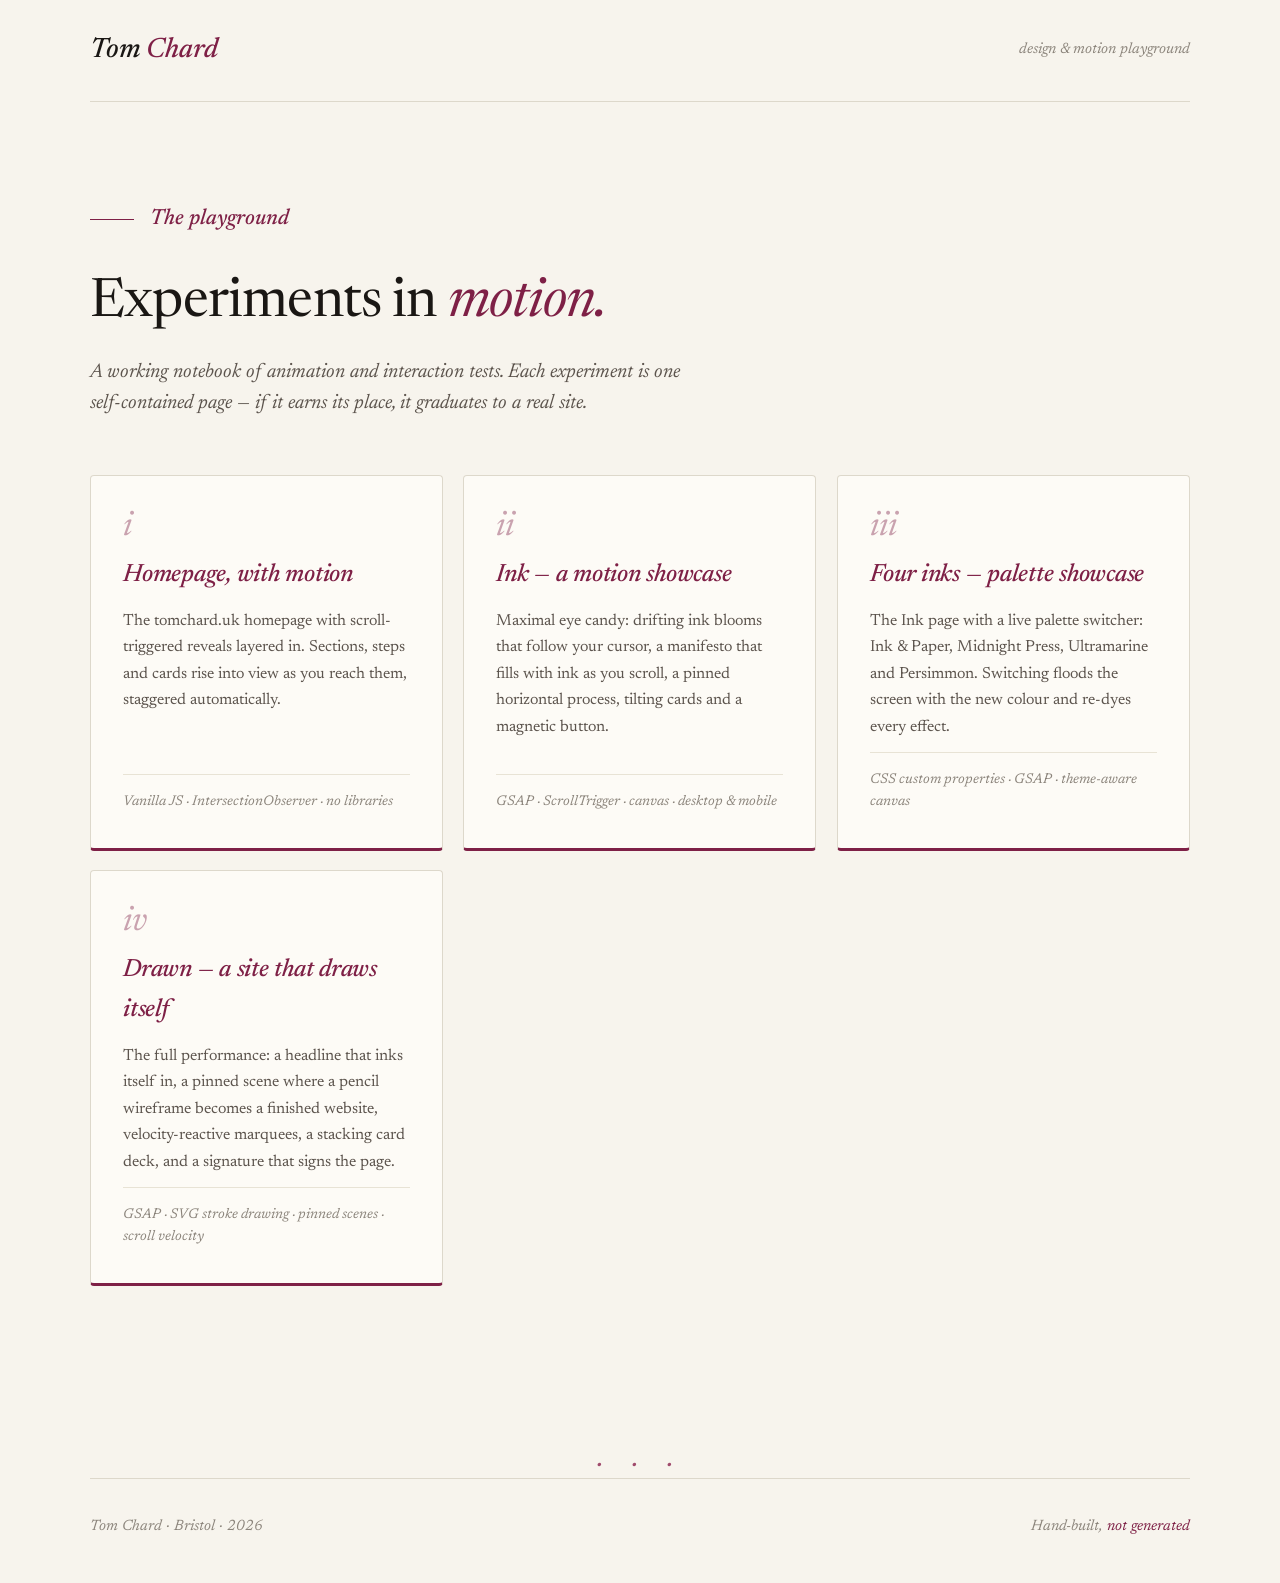
<file: index.html>
<!DOCTYPE html>
<html lang="en-GB">
<head>
<meta charset="UTF-8">
<meta name="viewport" content="width=device-width, initial-scale=1.0">
<title>Playground — Tom Chard</title>
<link rel="preconnect" href="https://fonts.googleapis.com">
<link rel="preconnect" href="https://fonts.gstatic.com" crossorigin>
<link href="https://fonts.googleapis.com/css2?family=Newsreader:ital,opsz,wght@0,6..72,300;0,6..72,400;0,6..72,500;0,6..72,600;1,6..72,300;1,6..72,400;1,6..72,500;1,6..72,600&display=swap" rel="stylesheet">
<link rel="stylesheet" href="css/main.css">
<link rel="stylesheet" href="css/animations.css">
</head>
<body>

<div class="wrap">

<header class="topbar">
  <a href="index.html" class="mast-name">Tom <em>Chard</em></a>
  <span class="mast-tag">design &amp; motion playground</span>
</header>

<section>
  <div class="section-head">
    <div class="eyebrow reveal-load d1">The playground</div>
    <h1 class="reveal-load d2">Experiments in <em>motion.</em></h1>
    <p class="lede reveal-load d3">A working notebook of animation and interaction tests. Each experiment is one self-contained page — if it earns its place, it graduates to a real site.</p>
  </div>

  <div class="experiment-grid">
    <a class="experiment reveal-scroll" href="experiments/scroll-reveal.html">
      <div class="experiment-num">i</div>
      <h3>Homepage, with motion</h3>
      <p>The tomchard.uk homepage with scroll-triggered reveals layered in. Sections, steps and cards rise into view as you reach them, staggered automatically.</p>
      <div class="tech">Vanilla JS · IntersectionObserver · no libraries</div>
    </a>
    <a class="experiment reveal-scroll" href="experiments/showcase.html">
      <div class="experiment-num">ii</div>
      <h3>Ink — a motion showcase</h3>
      <p>Maximal eye candy: drifting ink blooms that follow your cursor, a manifesto that fills with ink as you scroll, a pinned horizontal process, tilting cards and a magnetic button.</p>
      <div class="tech">GSAP &middot; ScrollTrigger &middot; canvas &middot; desktop &amp; mobile</div>
    </a>
    <a class="experiment reveal-scroll" href="experiments/palettes.html">
      <div class="experiment-num">iii</div>
      <h3>Four inks &mdash; palette showcase</h3>
      <p>The Ink page with a live palette switcher: Ink &amp; Paper, Midnight Press, Ultramarine and Persimmon. Switching floods the screen with the new colour and re-dyes every effect.</p>
      <div class="tech">CSS custom properties &middot; GSAP &middot; theme-aware canvas</div>
    </a>
    <a class="experiment reveal-scroll" href="experiments/drawn.html">
      <div class="experiment-num">iv</div>
      <h3>Drawn &mdash; a site that draws itself</h3>
      <p>The full performance: a headline that inks itself in, a pinned scene where a pencil wireframe becomes a finished website, velocity-reactive marquees, a stacking card deck, and a signature that signs the page.</p>
      <div class="tech">GSAP &middot; SVG stroke drawing &middot; pinned scenes &middot; scroll velocity</div>
    </a>
    <!-- Next experiment goes here. Copy the card above,
         point it at a new file in /experiments, and commit. -->
  </div>
</section>

<div class="ornament">· · ·</div>

<footer>
  <div>Tom Chard · Bristol · 2026</div>
  <div>Hand-built, <em>not generated</em></div>
</footer>

</div>

<script src="js/main.js" defer></script>
</body>
</html>
</file>
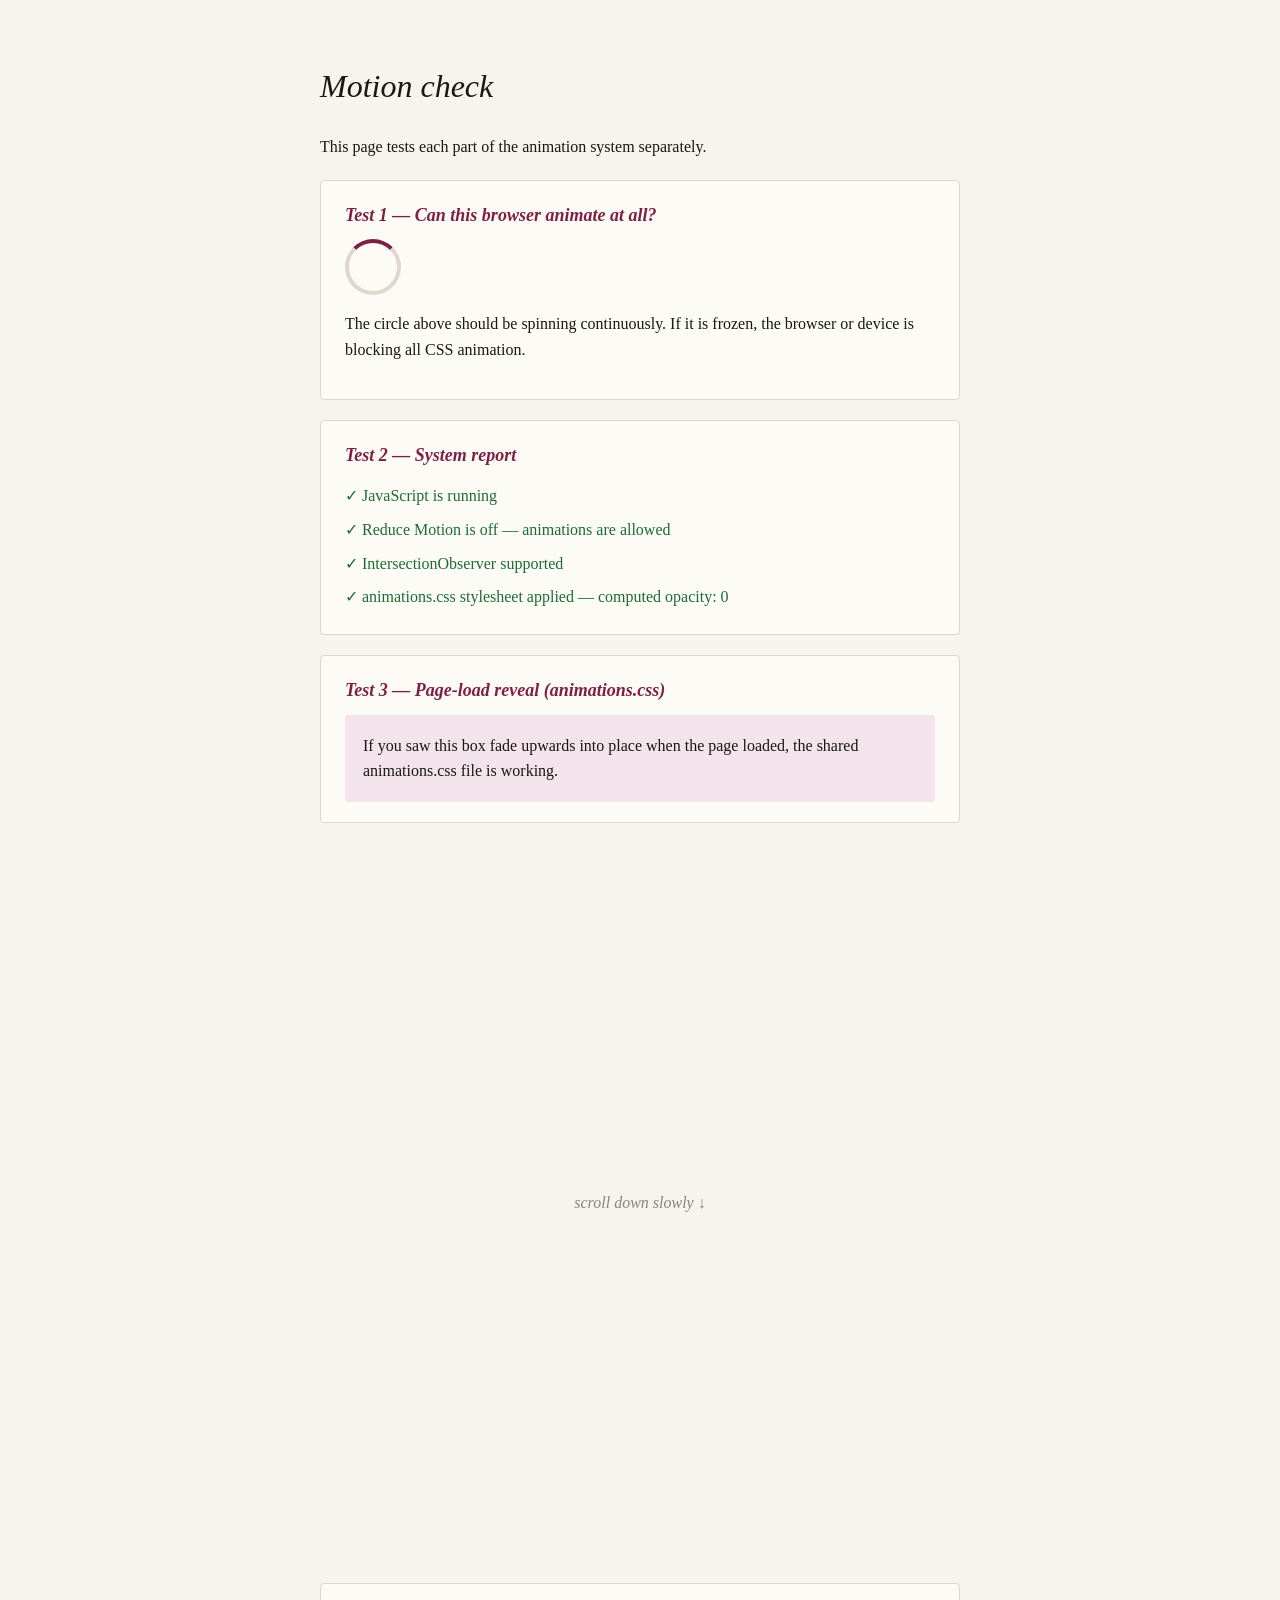
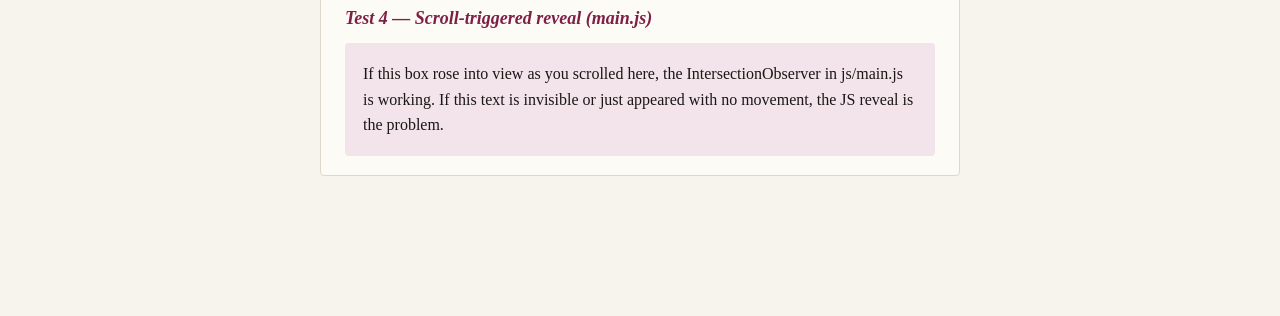
<file: experiments/motion-check.html>
<!DOCTYPE html>
<html lang="en-GB">
<head>
<meta charset="UTF-8">
<meta name="viewport" content="width=device-width, initial-scale=1.0">
<title>Motion check</title>
<link rel="stylesheet" href="../css/animations.css">
<style>
  body {
    font-family: Georgia, serif;
    background: #F7F4ED;
    color: #1A1714;
    max-width: 640px;
    margin: 0 auto;
    padding: 40px 24px 120px;
    line-height: 1.6;
  }
  h1 { font-style: italic; font-weight: 500; }
  .panel {
    background: #FDFBF6;
    border: 1px solid #DDD8CB;
    border-radius: 4px;
    padding: 20px 24px;
    margin: 20px 0;
  }
  .panel h2 { font-size: 18px; font-style: italic; margin: 0 0 10px; color: #7E2046; }
  #report div { padding: 4px 0; font-size: 16px; }
  .ok   { color: #1d6b35; }
  .bad  { color: #a01818; }

  /* Test 1: pure CSS, always-on, ignores everything */
  .spinner {
    width: 48px; height: 48px;
    border-radius: 50%;
    border: 4px solid #DDD8CB;
    border-top-color: #7E2046;
    animation: spin 1s linear infinite;
    margin: 10px 0;
  }
  @keyframes spin { to { transform: rotate(360deg); } }

  .box {
    width: 100%;
    padding: 18px;
    background: #F2E4EA;
    border-radius: 4px;
    font-size: 16px;
    box-sizing: border-box;
  }
  .spacer {
    height: 80vh;
    display: flex;
    align-items: center;
    justify-content: center;
    color: #8B847B;
    font-style: italic;
  }
</style>
</head>
<body>

<h1>Motion check</h1>
<p>This page tests each part of the animation system separately.</p>

<div class="panel">
  <h2>Test 1 — Can this browser animate at all?</h2>
  <div class="spinner"></div>
  <p>The circle above should be spinning continuously. If it is frozen,
  the browser or device is blocking all CSS animation.</p>
</div>

<div class="panel">
  <h2>Test 2 — System report</h2>
  <div id="report"><div class="bad">JavaScript is NOT running — js/main.js
  and the scroll reveals cannot work.</div></div>
</div>

<div class="panel">
  <h2>Test 3 — Page-load reveal (animations.css)</h2>
  <div class="box reveal-load">If you saw this box fade upwards into place
  when the page loaded, the shared animations.css file is working.</div>
</div>

<div class="spacer">scroll down slowly &darr;</div>

<div class="panel">
  <h2>Test 4 — Scroll-triggered reveal (main.js)</h2>
  <div class="box reveal-scroll">If this box rose into view as you scrolled
  here, the IntersectionObserver in js/main.js is working. If this text is
  invisible or just appeared with no movement, the JS reveal is the problem.</div>
</div>

<script src="../js/main.js" defer></script>
<script>
(function () {
  var report = document.getElementById('report');
  var lines = [];

  function add(label, good, detail) {
    lines.push('<div class="' + (good ? 'ok' : 'bad') + '">' +
      (good ? '&#10003; ' : '&#10007; ') + label +
      (detail ? ' — ' + detail : '') + '</div>');
  }

  add('JavaScript is running', true);

  var rm = window.matchMedia('(prefers-reduced-motion: reduce)').matches;
  add('Reduce Motion is ' + (rm ? 'ON' : 'off'), !rm,
      rm ? 'this device is telling websites to switch animations OFF'
         : 'animations are allowed');

  add('IntersectionObserver supported', 'IntersectionObserver' in window);

  // Check animations.css actually loaded by reading a known style
  var probe = document.createElement('div');
  probe.className = 'reveal-scroll';
  probe.style.position = 'absolute';
  document.body.appendChild(probe);
  var opacity = getComputedStyle(probe).opacity;
  // Before JS reveals it, .reveal-scroll should compute to opacity 0
  add('animations.css stylesheet applied', opacity === '0' || probe.classList.contains('is-visible'),
      'computed opacity: ' + opacity);
  probe.remove();

  report.innerHTML = lines.join('');
})();
</script>

</body>
</html>
</file>
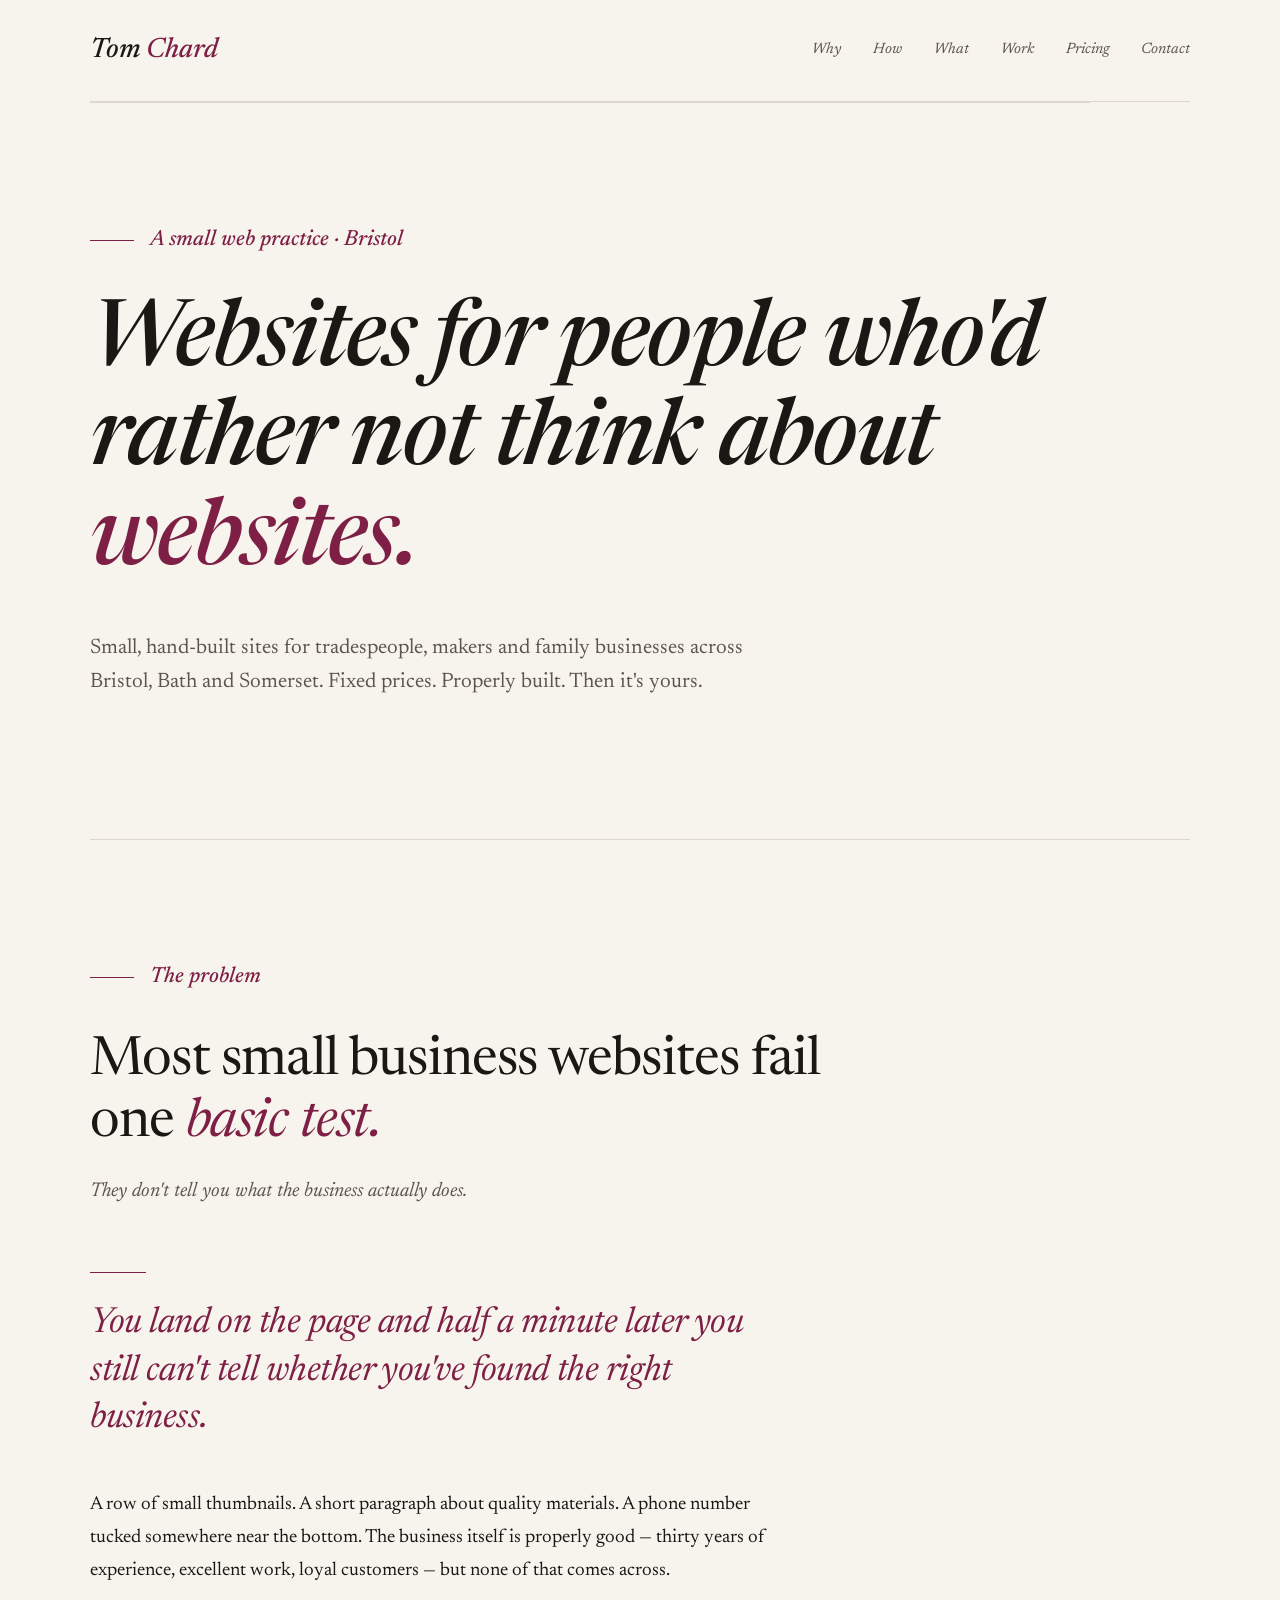
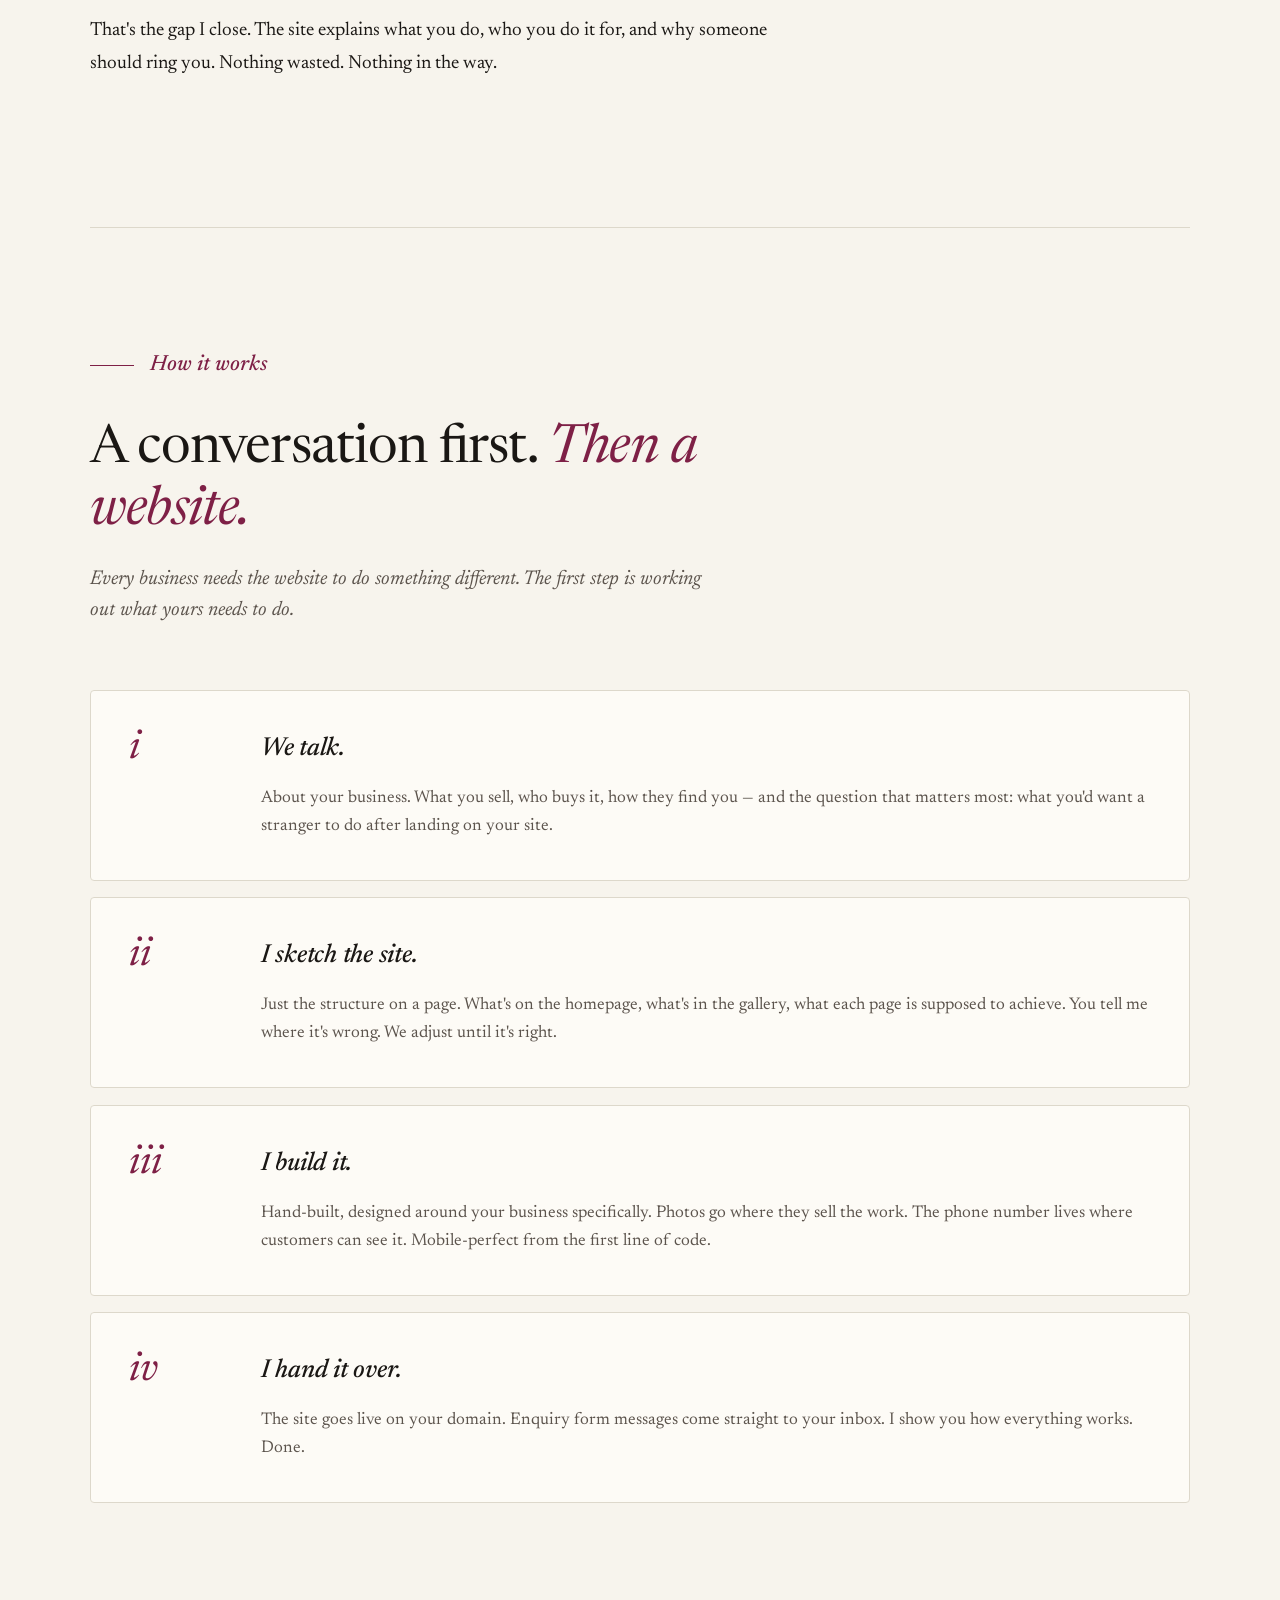
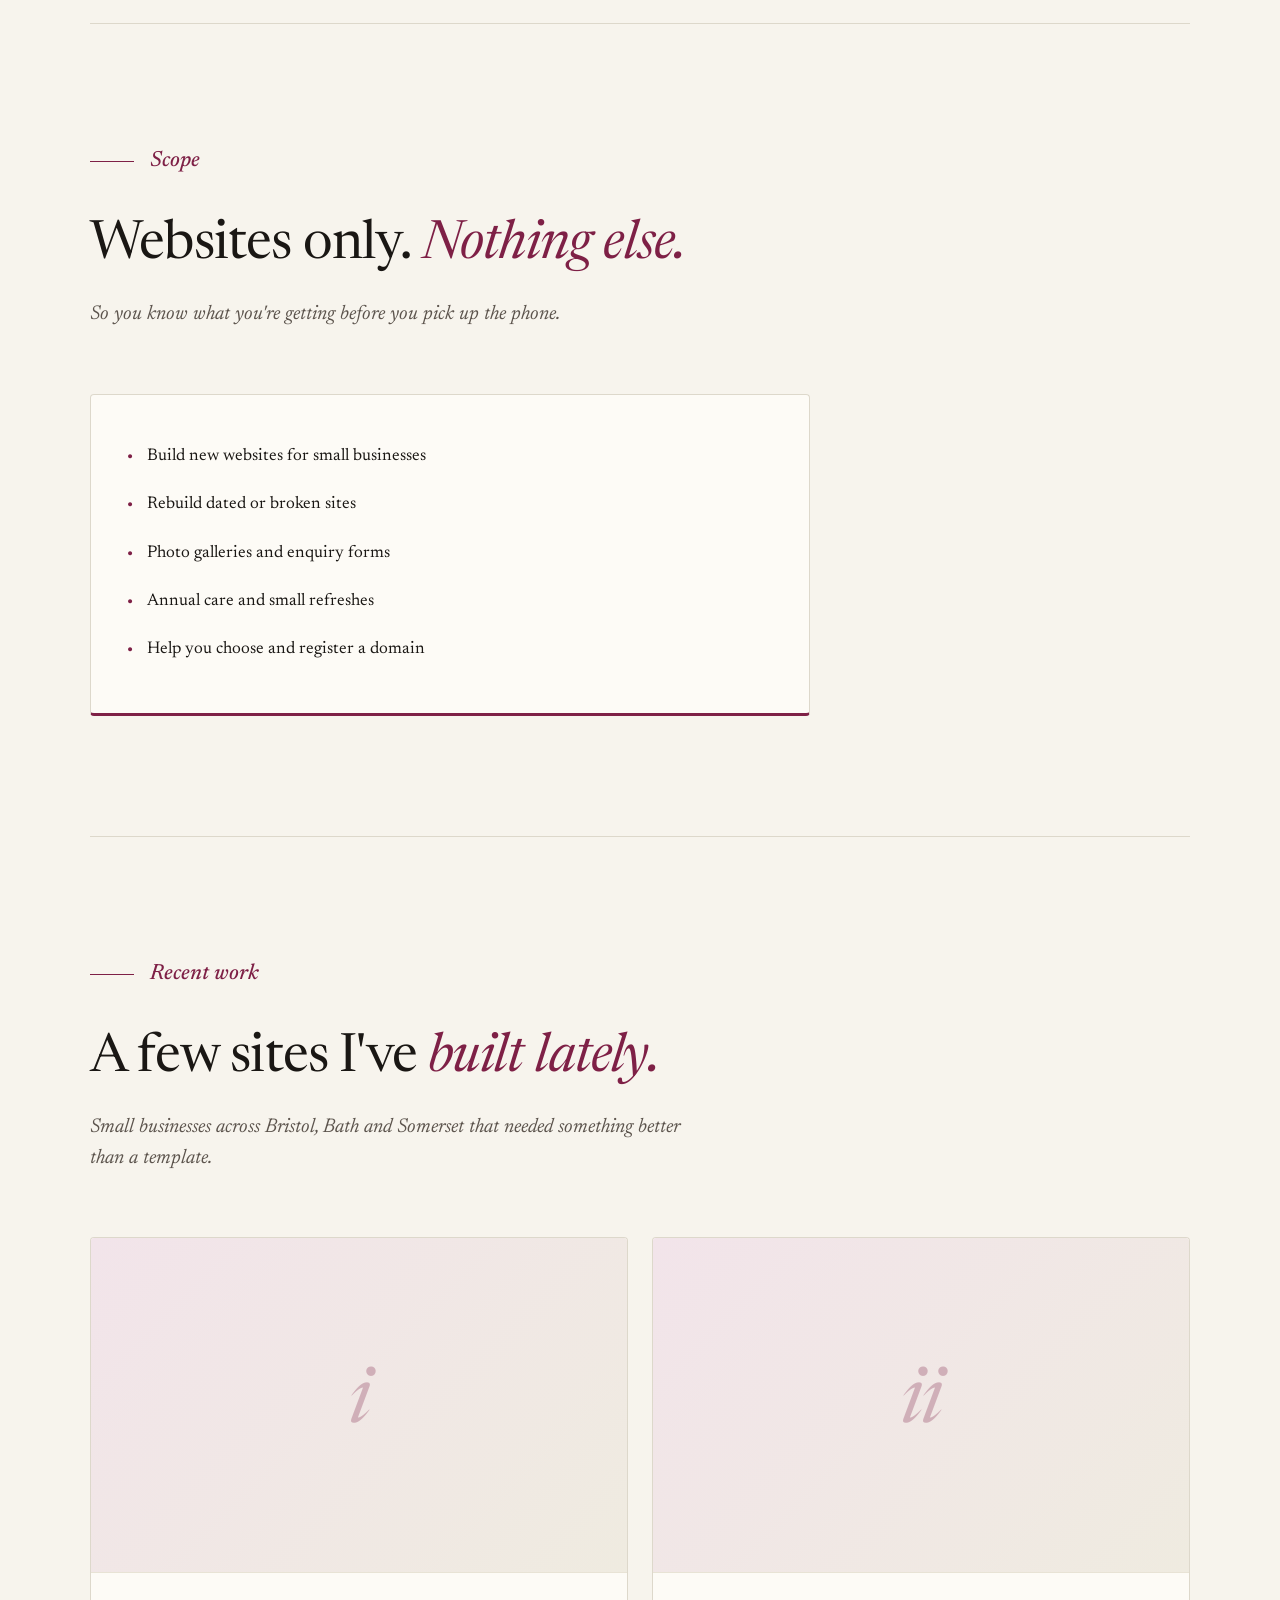
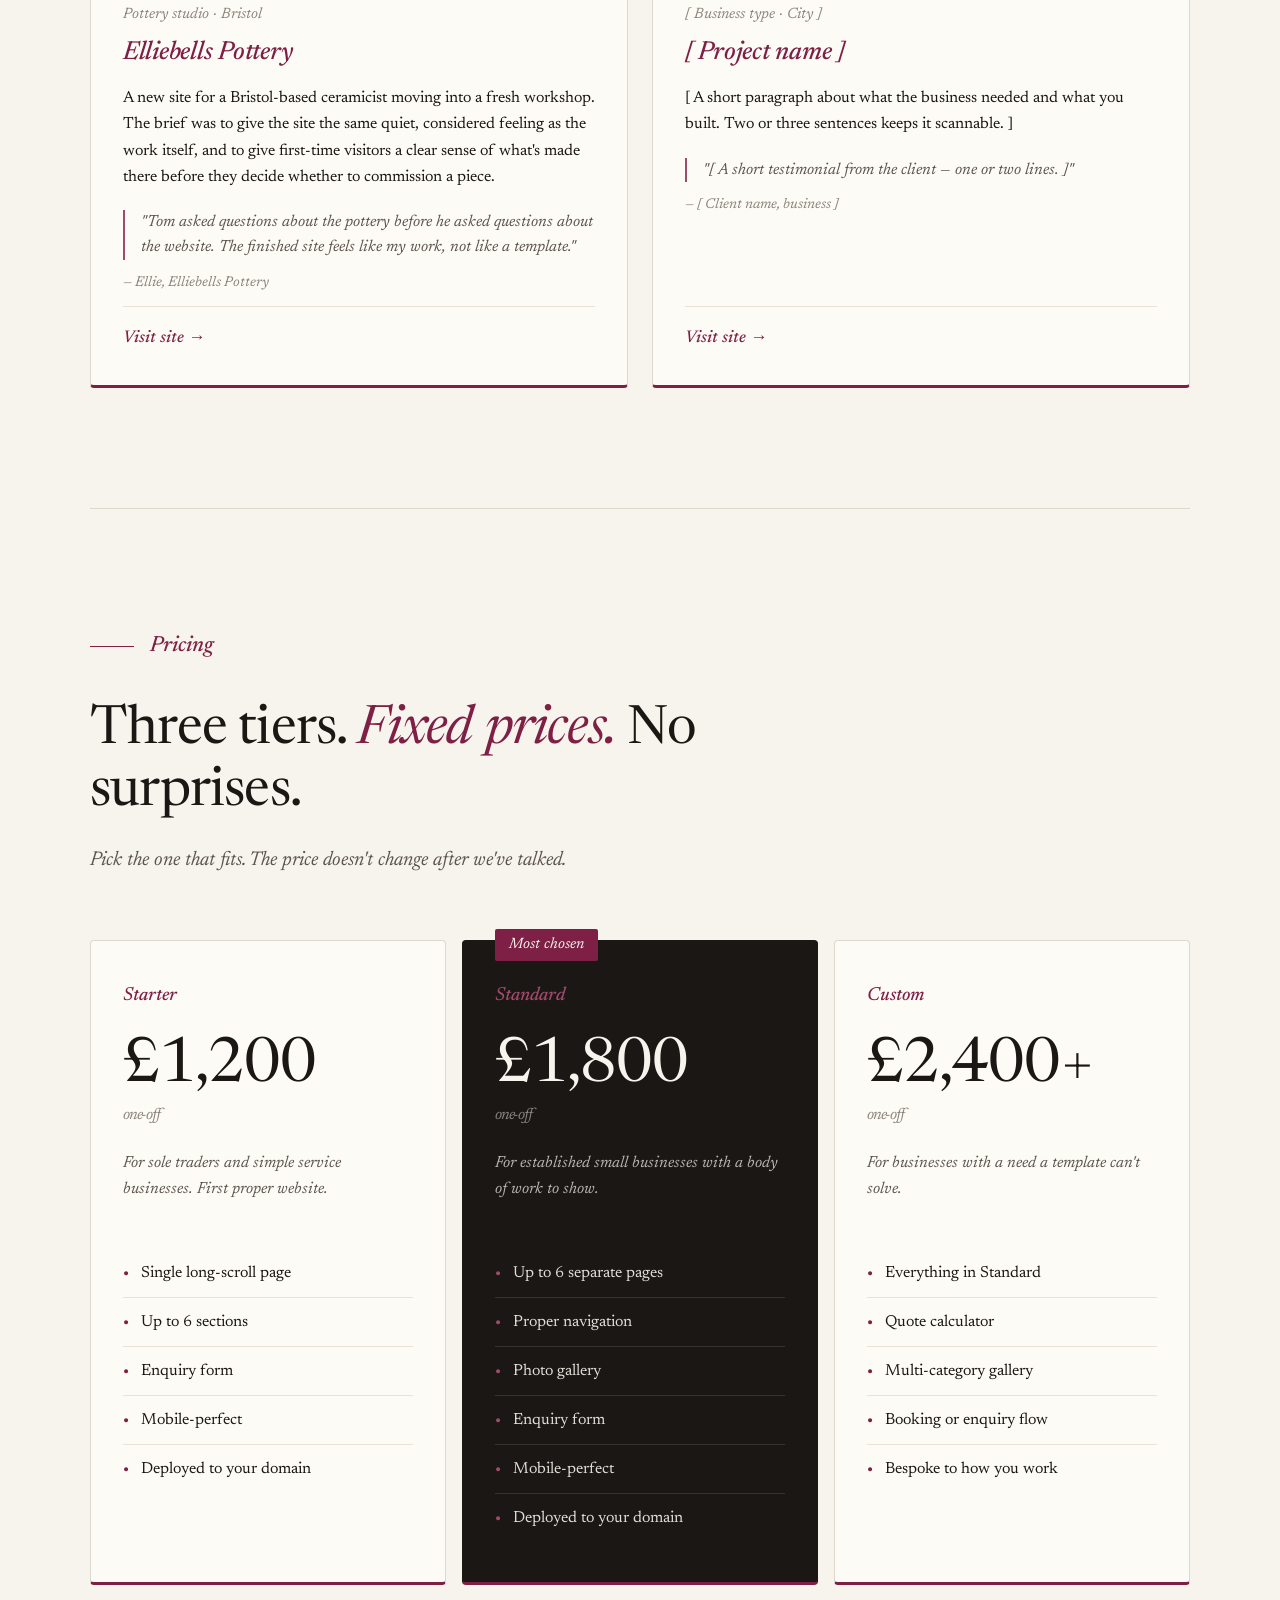
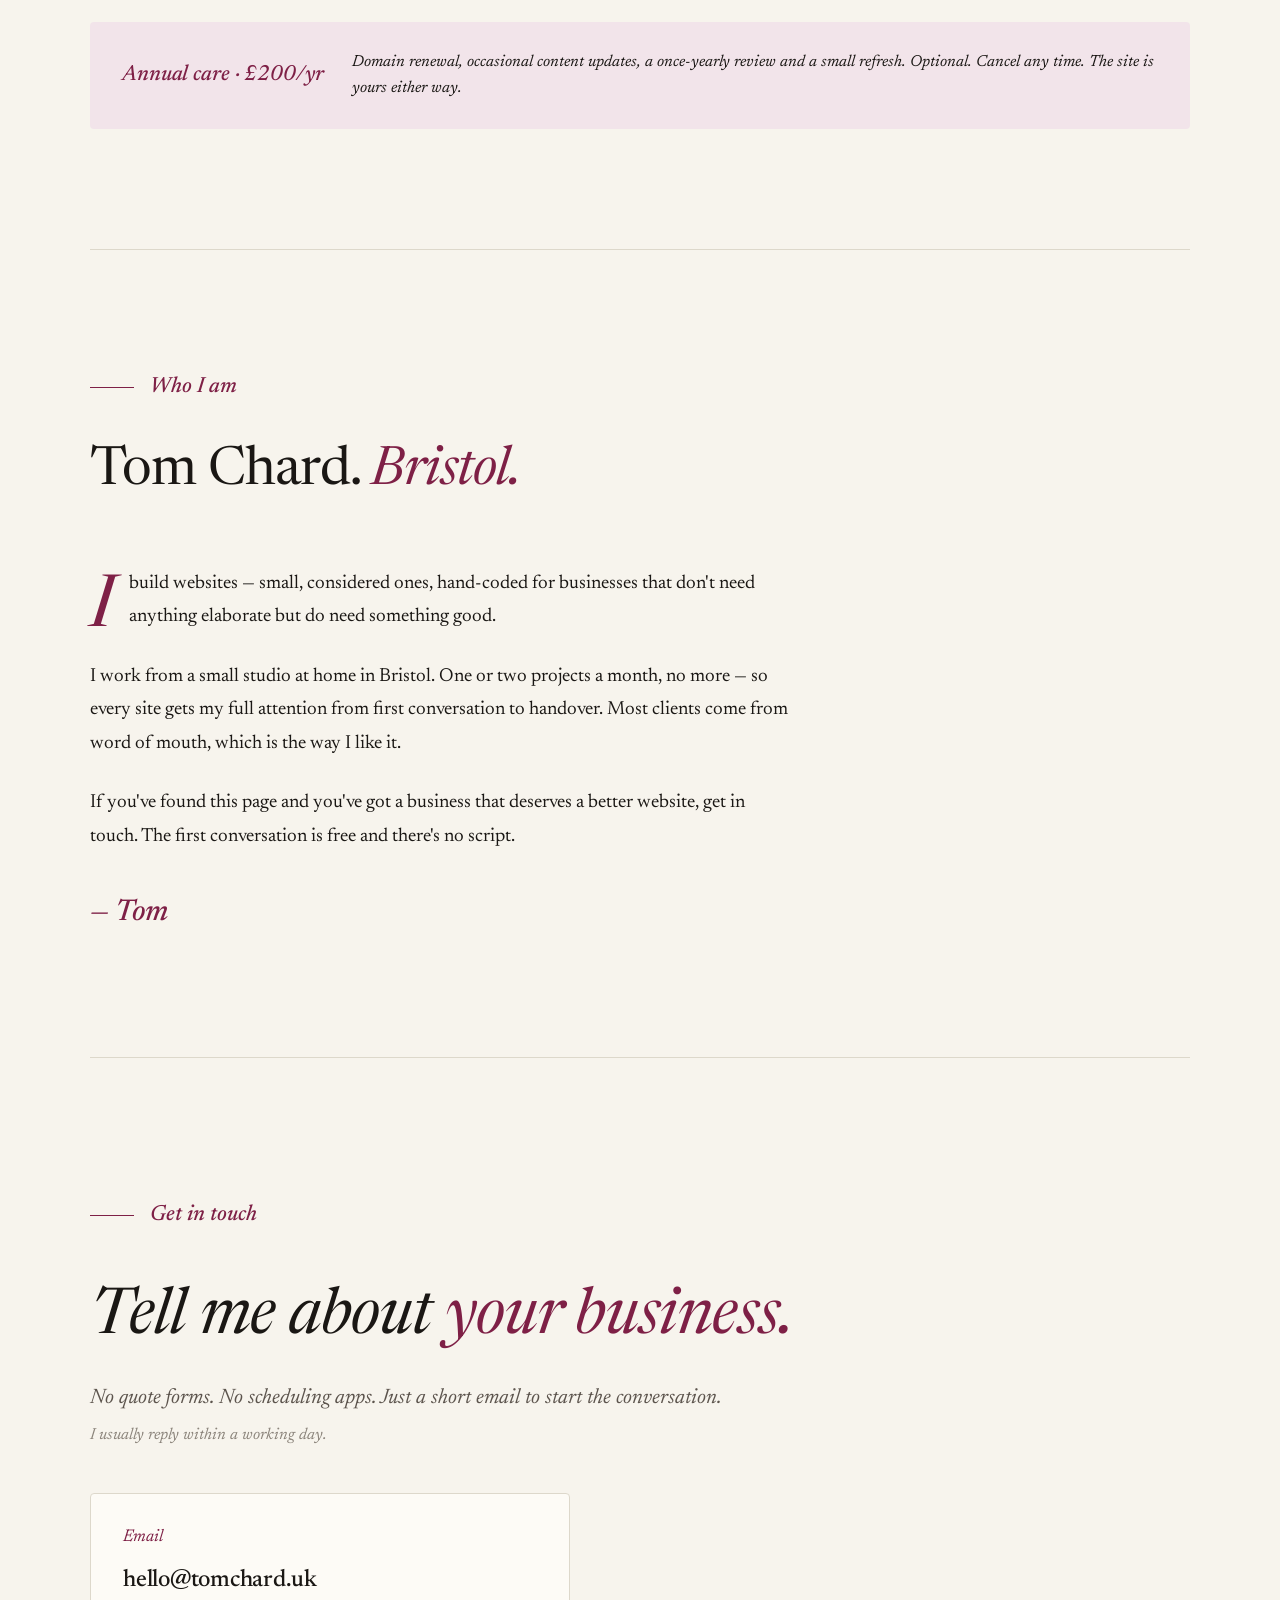
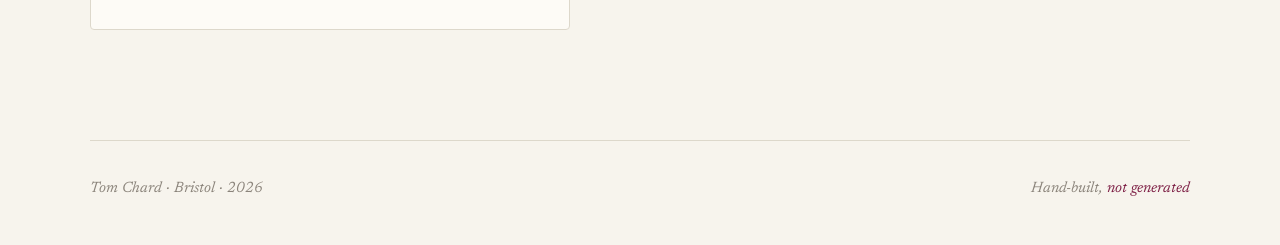
<file: experiments/scroll-reveal.html>
<!DOCTYPE html>
<html lang="en-GB">
<head>
<meta charset="UTF-8">
<meta name="viewport" content="width=device-width, initial-scale=1.0">
<meta name="color-scheme" content="light">
<meta name="supported-color-schemes" content="light">
<title>Experiment i — Homepage with scroll motion</title>
<link rel="preconnect" href="https://fonts.googleapis.com">
<link rel="preconnect" href="https://fonts.gstatic.com" crossorigin>
<link href="https://fonts.googleapis.com/css2?family=Newsreader:ital,opsz,wght@0,6..72,300;0,6..72,400;0,6..72,500;0,6..72,600;0,6..72,700;1,6..72,300;1,6..72,400;1,6..72,500;1,6..72,600&display=swap" rel="stylesheet">
<style>
:root {
  color-scheme: light;
  --bg: #F7F4ED;
  --bg-soft: #EFEBE0;
  --bg-card: #FDFBF6;
  --ink: #1A1714;
  --ink-soft: #5C544D;
  --ink-softer: #8B847B;
  --rule: #DDD8CB;
  --rule-soft: #E8E3D5;
  --accent: #7E2046;
  --accent-soft: #A04A6C;
  --accent-pale: #F2E4EA;
}

*, *::before, *::after { box-sizing: border-box; }
html { scroll-behavior: smooth; background: #F7F4ED !important; }

body {
  margin: 0;
  background: #F7F4ED !important;
  color: #1A1714 !important;
  font-family: 'Newsreader', serif;
  font-weight: 400;
  line-height: 1.6;
  font-size: 18px;
  -webkit-font-smoothing: antialiased;
  text-rendering: optimizeLegibility;
  font-optical-sizing: auto;
  font-feature-settings: 'dlig' 1, 'liga' 1, 'kern' 1;
}

.wrap {
  max-width: 1180px;
  margin: 0 auto;
  padding: 0 40px;
}

/* Topbar */
.topbar {
  padding: 28px 0;
  display: flex;
  justify-content: space-between;
  align-items: center;
  border-bottom: 1px solid var(--rule);
}
.mast-name {
  font-family: 'Newsreader', serif;
  font-weight: 500;
  font-style: italic;
  font-size: 28px;
  letter-spacing: -0.005em;
  color: var(--ink);
  text-decoration: none;
}
.mast-name em {
  font-weight: 500;
  color: var(--accent);
}
.topbar nav { display: flex; gap: 32px; }
.topbar nav a {
  color: var(--ink-soft);
  text-decoration: none;
  font-size: 15px;
  font-weight: 400;
  font-style: italic;
  transition: color 0.2s;
}
.topbar nav a:hover { color: var(--accent); }

/* Eyebrow */
.eyebrow {
  font-family: 'Newsreader', serif;
  font-size: 22px;
  font-weight: 500;
  font-style: italic;
  letter-spacing: 0;
  color: var(--accent);
  margin-bottom: 36px;
  display: inline-flex;
  align-items: center;
  gap: 16px;
}
.eyebrow::before {
  content: '';
  width: 44px;
  height: 1px;
  background: var(--accent);
}

/* Ornament divider */
.ornament {
  text-align: center;
  font-family: 'Newsreader', serif;
  font-style: italic;
  font-weight: 400;
  color: var(--accent-soft);
  font-size: 28px;
  line-height: 1;
  padding: 80px 0 0;
  letter-spacing: 0.4em;
}

/* Hero */
.hero {
  padding: 120px 0 140px;
  max-width: 1000px;
}
.hero h1 {
  font-family: 'Newsreader', serif;
  font-weight: 500;
  font-style: italic;
  font-size: clamp(48px, 7.5vw, 92px);
  line-height: 1.08;
  letter-spacing: -0.018em;
  margin: 0 0 40px;
  color: var(--ink);
}
.hero h1 .hl {
  color: var(--accent);
  font-weight: 500;
}
.hero .sub {
  font-size: 21px;
  line-height: 1.6;
  max-width: 56ch;
  color: var(--ink-soft);
  margin: 0;
  font-weight: 400;
}
.hero-cta {
  display: inline-flex;
  align-items: center;
  gap: 14px;
  padding: 16px 28px;
  background: var(--ink);
  color: var(--bg);
  text-decoration: none;
  font-family: 'Newsreader', serif;
  font-weight: 500;
  font-style: italic;
  font-size: 19px;
  border-radius: 100px;
  letter-spacing: -0.005em;
  transition: background 0.2s ease;
}
.hero-cta:hover { background: var(--accent); }
.hero-cta::after { content: '→'; font-size: 18px; font-style: normal; }
.hero-tag {
  margin-left: 20px;
  font-size: 15px;
  color: var(--ink-softer);
  font-style: italic;
}

/* Section base */
section {
  padding: 120px 0;
  border-top: 1px solid var(--rule);
}
.section-head {
  max-width: 740px;
  margin-bottom: 64px;
}
.section-head h2 {
  font-family: 'Newsreader', serif;
  font-weight: 400;
  font-size: clamp(36px, 4.5vw, 54px);
  line-height: 1.14;
  letter-spacing: -0.015em;
  margin: 0 0 22px;
  color: var(--ink);
}
.section-head h2 em {
  font-style: italic;
  color: var(--accent);
  font-weight: 400;
}
.section-head .lede {
  font-size: 20px;
  line-height: 1.55;
  color: var(--ink-soft);
  margin: 0;
  max-width: 56ch;
  font-style: italic;
  font-weight: 400;
}

/* Problem */
.problem-body { max-width: 700px; }
.problem-body p {
  font-size: 19px;
  line-height: 1.75;
  color: var(--ink);
  margin: 0 0 1.4em;
}
.problem-quote {
  font-family: 'Newsreader', serif;
  font-weight: 400;
  font-style: italic;
  font-size: clamp(26px, 3vw, 36px);
  line-height: 1.32;
  letter-spacing: -0.012em;
  color: var(--accent);
  margin: 44px 0;
}
.problem-quote::before {
  content: '';
  display: block;
  width: 56px;
  height: 1px;
  background: var(--accent);
  margin-bottom: 28px;
}

/* Process */
.steps { display: grid; gap: 16px; }
.step {
  display: grid;
  grid-template-columns: 96px 1fr;
  gap: 36px;
  padding: 38px;
  background: var(--bg-card);
  border-radius: 4px;
  border: 1px solid var(--rule);
  align-items: start;
  transition: border-color 0.25s ease;
}
.step:hover { border-color: var(--accent-soft); }
.step-num {
  font-family: 'Newsreader', serif;
  font-size: 40px;
  font-weight: 400;
  font-style: italic;
  color: var(--accent);
  line-height: 1;
  letter-spacing: -0.005em;
}
.step h3 {
  font-family: 'Newsreader', serif;
  font-weight: 500;
  font-style: italic;
  font-size: 26px;
  margin: 0 0 14px;
  letter-spacing: -0.01em;
  color: var(--ink);
}
.step p {
  margin: 0;
  color: var(--ink-soft);
  font-size: 17px;
  line-height: 1.7;
}

/* Do / Don't */
.do-grid {
  display: grid;
  grid-template-columns: 1fr;
  gap: 16px;
  max-width: 720px;
}
.do-card {
  padding: 38px 36px;
  border-radius: 4px;
  background: var(--bg-card);
  border: 1px solid var(--rule);
  border-bottom: 3px solid var(--accent);
}
.do-card.no { background: var(--bg-soft); border-color: var(--rule); }
.do-card h3 {
  font-family: 'Newsreader', serif;
  font-weight: 500;
  font-size: 24px;
  margin: 0 0 28px;
  letter-spacing: -0.01em;
  color: var(--ink);
  padding-bottom: 18px;
  border-bottom: 1px solid var(--rule);
}
.do-card h3 em {
  font-style: italic;
  color: var(--accent);
  font-weight: 400;
}
.do-card.no h3 em { color: var(--ink-soft); }
.do-card ul { list-style: none; padding: 0; margin: 0; }
.do-card li {
  padding: 11px 0;
  display: flex;
  gap: 14px;
  line-height: 1.55;
  font-size: 17px;
  color: var(--ink);
}
.do-card.no li { color: var(--ink-soft); }
.do-card.yes li::before {
  content: '·';
  color: var(--accent);
  font-weight: 700;
  flex-shrink: 0;
  font-size: 24px;
  line-height: 1;
}
.do-card.no li::before {
  content: '·';
  color: var(--ink-softer);
  font-weight: 700;
  flex-shrink: 0;
  font-size: 24px;
  line-height: 1;
}

/* Portfolio */
.portfolio-grid {
  display: grid;
  grid-template-columns: repeat(2, 1fr);
  gap: 24px;
}
.project {
  background: var(--bg-card);
  border: 1px solid var(--rule);
  border-bottom: 3px solid var(--accent);
  border-radius: 4px;
  overflow: hidden;
  transition: border-color 0.25s ease;
  display: flex;
  flex-direction: column;
}
.project:hover { border-color: var(--accent-soft); border-bottom-color: var(--accent); }
.project-image {
  aspect-ratio: 16 / 10;
  background: linear-gradient(135deg, var(--accent-pale) 0%, var(--bg-soft) 100%);
  position: relative;
  display: flex;
  align-items: center;
  justify-content: center;
  border-bottom: 1px solid var(--rule-soft);
}
.project-num {
  font-family: 'Newsreader', serif;
  font-style: italic;
  font-size: 76px;
  font-weight: 400;
  color: var(--accent);
  opacity: 0.28;
  letter-spacing: -0.02em;
}
.project-body {
  padding: 30px 32px 32px;
  display: flex;
  flex-direction: column;
  gap: 12px;
  flex: 1;
}
.project-meta {
  font-family: 'Newsreader', serif;
  font-style: italic;
  font-size: 15px;
  color: var(--ink-softer);
  margin: 0;
}
.project-name {
  font-family: 'Newsreader', serif;
  font-style: italic;
  font-weight: 500;
  font-size: 26px;
  color: var(--accent);
  margin: 0 0 4px;
  letter-spacing: -0.01em;
  line-height: 1.15;
}
.project-desc {
  font-size: 16px;
  line-height: 1.65;
  color: var(--ink);
  margin: 0;
}
.project-quote {
  font-family: 'Newsreader', serif;
  font-style: italic;
  font-size: 16px;
  color: var(--ink-soft);
  margin: 8px 0 0;
  padding-left: 16px;
  border-left: 2px solid var(--accent-soft);
  line-height: 1.55;
}
.project-author {
  font-size: 14px;
  color: var(--ink-softer);
  margin: 0;
  font-style: italic;
}
.project-link {
  font-family: 'Newsreader', serif;
  font-style: italic;
  font-weight: 500;
  font-size: 17px;
  color: var(--accent);
  text-decoration: none;
  margin: auto 0 0;
  padding-top: 18px;
  border-top: 1px solid var(--rule-soft);
  transition: color 0.2s;
}
.project-link:hover { color: var(--ink); }

/* Pricing */
.tiers {
  display: grid;
  grid-template-columns: repeat(3, 1fr);
  gap: 16px;
}
.tier {
  padding: 40px 32px;
  background: var(--bg-card);
  border: 1px solid var(--rule);
  border-bottom: 3px solid var(--accent);
  border-radius: 4px;
  position: relative;
  display: flex;
  flex-direction: column;
  transition: border-color 0.25s ease;
}
.tier:hover { border-color: var(--accent-soft); border-bottom-color: var(--accent); }
.tier.featured {
  background: var(--ink);
  color: var(--bg);
  border-color: var(--ink);
  border-bottom-color: var(--accent);
}
.tier.featured:hover { border-color: var(--accent); }
.tier.featured .tier-desc { color: rgba(247, 244, 237, 0.72); }
.tier.featured ul li { color: rgba(247, 244, 237, 0.9); border-bottom-color: rgba(247, 244, 237, 0.12); }
.tier .badge {
  position: absolute;
  top: -12px;
  left: 32px;
  background: var(--accent);
  color: var(--bg);
  font-family: 'Newsreader', serif;
  font-style: italic;
  font-size: 15px;
  font-weight: 400;
  padding: 4px 14px;
  border-radius: 2px;
}
.tier-name {
  font-family: 'Newsreader', serif;
  font-style: italic;
  font-weight: 500;
  font-size: 19px;
  color: var(--accent);
  margin-bottom: 24px;
}
.tier.featured .tier-name { color: var(--accent-soft); }
.tier-price {
  font-family: 'Newsreader', serif;
  font-weight: 400;
  font-size: 62px;
  letter-spacing: -0.02em;
  line-height: 1;
  margin-bottom: 6px;
  color: var(--ink);
}
.tier.featured .tier-price { color: var(--bg); }
.tier-price small {
  font-size: 16px;
  font-family: 'Newsreader', serif;
  font-style: italic;
  color: var(--ink-softer);
  font-weight: 400;
  display: block;
  margin-top: 10px;
}
.tier.featured .tier-price small { color: rgba(247, 244, 237, 0.5); }
.tier-desc {
  font-size: 16px;
  color: var(--ink-soft);
  margin: 22px 0 26px;
  line-height: 1.6;
  min-height: 4.5em;
  font-style: italic;
}
.tier ul { list-style: none; padding: 0; margin: 0; font-size: 16px; }
.tier li {
  padding: 12px 0;
  display: flex;
  gap: 12px;
  line-height: 1.5;
  color: var(--ink);
  border-bottom: 1px solid var(--rule-soft);
}
.tier li:last-child { border-bottom: none; }
.tier li::before {
  content: '·';
  color: var(--accent);
  flex-shrink: 0;
  font-weight: 700;
  font-size: 24px;
  line-height: 1;
}
.tier.featured li::before { color: var(--accent-soft); }

.annual-note {
  margin-top: 36px;
  padding: 28px 32px;
  background: var(--accent-pale);
  border-radius: 4px;
  color: var(--ink);
  display: grid;
  grid-template-columns: auto 1fr;
  gap: 28px;
  align-items: center;
}
.annual-label {
  font-family: 'Newsreader', serif;
  font-style: italic;
  font-weight: 500;
  font-size: 22px;
  color: var(--accent);
  letter-spacing: -0.005em;
  white-space: nowrap;
}
.annual-note .annual-body {
  font-size: 16px;
  line-height: 1.6;
  color: var(--ink);
  font-style: italic;
}

/* About */
.about-body { max-width: 700px; }
.about-body p {
  font-size: 19px;
  line-height: 1.75;
  color: var(--ink);
  margin: 0 0 1.4em;
}
.about-body p:first-of-type::first-letter {
  font-family: 'Newsreader', serif;
  font-weight: 400;
  font-style: italic;
  font-size: 72px;
  line-height: 0.85;
  float: left;
  margin: 12px 14px 0 0;
  color: var(--accent);
}
.signature {
  margin-top: 36px;
  font-family: 'Newsreader', serif;
  font-weight: 500;
  font-style: italic;
  font-size: 30px;
  color: var(--accent);
  letter-spacing: -0.005em;
}

/* Closing */
.closing {
  padding: 140px 0 110px;
  border-top: 1px solid var(--rule);
}
.closing-inner { max-width: 760px; }
.closing h2 {
  font-family: 'Newsreader', serif;
  font-weight: 400;
  font-style: italic;
  font-size: clamp(42px, 5.5vw, 64px);
  line-height: 1.1;
  letter-spacing: -0.015em;
  margin: 14px 0 28px;
  color: var(--ink);
}
.closing h2 .hl {
  color: var(--accent);
  font-weight: 400;
}
.closing-intro {
  color: var(--ink-soft);
  font-size: 21px;
  margin: 0 0 8px;
  line-height: 1.6;
  font-style: italic;
}
.closing-note {
  font-family: 'Newsreader', serif;
  font-style: italic;
  font-size: 16px;
  color: var(--ink-softer);
  margin: 0 0 44px;
  font-weight: 400;
}
.contact-grid {
  display: grid;
  grid-template-columns: 1fr;
  gap: 16px;
  max-width: 480px;
}
.contact-card {
  padding: 30px 32px;
  background: var(--bg-card);
  border: 1px solid var(--rule);
  border-radius: 4px;
  text-decoration: none;
  color: var(--ink);
  transition: background 0.25s ease, border-color 0.25s ease;
  display: block;
}
.contact-card:hover {
  background: var(--ink);
  border-color: var(--ink);
}
.contact-card:hover .contact-label { color: var(--accent-soft); }
.contact-card:hover .contact-value { color: var(--bg); }
.contact-label {
  font-family: 'Newsreader', serif;
  font-style: italic;
  font-weight: 400;
  font-size: 17px;
  color: var(--accent);
  margin-bottom: 10px;
  transition: color 0.2s;
}
.contact-value {
  font-family: 'Newsreader', serif;
  font-size: 24px;
  font-weight: 500;
  letter-spacing: -0.01em;
  transition: color 0.2s;
}

/* Footer */
footer {
  padding: 36px 0 44px;
  border-top: 1px solid var(--rule);
  font-family: 'Newsreader', serif;
  font-size: 15px;
  color: var(--ink-softer);
  display: flex;
  justify-content: space-between;
  font-weight: 400;
  font-style: italic;
}
footer em {
  color: var(--accent);
}

/* Load + scroll animation now supplied by ../css/animations.css */

/* Mobile */
@media (max-width: 768px) {
  .wrap { padding: 0 22px; }
  .topbar nav { display: none; }
  section { padding: 72px 0; }
  .hero { padding: 64px 0 88px; }
  .section-head { margin-bottom: 40px; }
  .section-head h2 { font-size: 34px; }
  .tiers, .do-grid { grid-template-columns: 1fr; }
  .portfolio-grid { grid-template-columns: 1fr; }
  .contact-grid { grid-template-columns: 1fr; }
  .step { grid-template-columns: 1fr; gap: 8px; padding: 30px 26px; }
  .step-num { font-size: 36px; }
  .annual-note { grid-template-columns: 1fr; gap: 8px; }
  .closing { padding: 88px 0 60px; }
  footer { flex-direction: column; gap: 8px; text-align: center; }
  .hero-tag { display: block; margin-left: 0; margin-top: 14px; }
  body { font-size: 17px; }
  .ornament { padding: 56px 0 0; font-size: 24px; }
}
</style>
<link rel="stylesheet" href="../css/animations.css">
</head>
<body>

<div class="wrap">

<header class="topbar">
  <a href="#" class="mast-name">Tom <em>Chard</em></a>
  <nav>
    <a href="#problem">Why</a>
    <a href="#process">How</a>
    <a href="#do">What</a>
    <a href="#portfolio">Work</a>
    <a href="#pricing">Pricing</a>
    <a href="#contact">Contact</a>
  </nav>
</header>

<section class="hero">
  <div class="eyebrow reveal-load d1">A small web practice · Bristol</div>
  <h1 class="reveal-load d2">Websites for people who'd rather not think about <span class="hl">websites.</span></h1>
  <p class="sub reveal-load d3">Small, hand-built sites for tradespeople, makers and family businesses across Bristol, Bath and Somerset. Fixed prices. Properly built. Then it's yours.</p>
</section>

<section id="problem">
  <div class="section-head reveal-scroll">
    <div class="eyebrow">The problem</div>
    <h2>Most small business websites fail one <em>basic test.</em></h2>
    <p class="lede">They don't tell you what the business actually does.</p>
  </div>
  <div class="problem-body reveal-scroll">
    <div class="problem-quote">You land on the page and half a minute later you still can't tell whether you've found the right business.</div>
    <p>A row of small thumbnails. A short paragraph about quality materials. A phone number tucked somewhere near the bottom. The business itself is properly good — thirty years of experience, excellent work, loyal customers — but none of that comes across.</p>
    <p>That's the gap I close. The site explains what you do, who you do it for, and why someone should ring you. Nothing wasted. Nothing in the way.</p>
  </div>
</section>

<section id="process">
  <div class="section-head reveal-scroll">
    <div class="eyebrow">How it works</div>
    <h2>A conversation first. <em>Then a website.</em></h2>
    <p class="lede">Every business needs the website to do something different. The first step is working out what yours needs to do.</p>
  </div>
  <div class="steps">
    <div class="step reveal-scroll">
      <div class="step-num">i</div>
      <div>
        <h3>We talk.</h3>
        <p>About your business. What you sell, who buys it, how they find you — and the question that matters most: what you'd want a stranger to do after landing on your site.</p>
      </div>
    </div>
    <div class="step reveal-scroll">
      <div class="step-num">ii</div>
      <div>
        <h3>I sketch the site.</h3>
        <p>Just the structure on a page. What's on the homepage, what's in the gallery, what each page is supposed to achieve. You tell me where it's wrong. We adjust until it's right.</p>
      </div>
    </div>
    <div class="step reveal-scroll">
      <div class="step-num">iii</div>
      <div>
        <h3>I build it.</h3>
        <p>Hand-built, designed around your business specifically. Photos go where they sell the work. The phone number lives where customers can see it. Mobile-perfect from the first line of code.</p>
      </div>
    </div>
    <div class="step reveal-scroll">
      <div class="step-num">iv</div>
      <div>
        <h3>I hand it over.</h3>
        <p>The site goes live on your domain. Enquiry form messages come straight to your inbox. I show you how everything works. Done.</p>
      </div>
    </div>
  </div>
</section>

<section id="do">
  <div class="section-head reveal-scroll">
    <div class="eyebrow">Scope</div>
    <h2>Websites only. <em>Nothing else.</em></h2>
    <p class="lede">So you know what you're getting before you pick up the phone.</p>
  </div>
  <div class="do-grid">
    <div class="do-card yes reveal-scroll">
      <ul>
        <li>Build new websites for small businesses</li>
        <li>Rebuild dated or broken sites</li>
        <li>Photo galleries and enquiry forms</li>
        <li>Annual care and small refreshes</li>
        <li>Help you choose and register a domain</li>
      </ul>
    </div>
  </div>
</section>

<section id="portfolio">
  <div class="section-head reveal-scroll">
    <div class="eyebrow">Recent work</div>
    <h2>A few sites I've <em>built lately.</em></h2>
    <p class="lede">Small businesses across Bristol, Bath and Somerset that needed something better than a template.</p>
  </div>
  <div class="portfolio-grid">
    <article class="project reveal-scroll">
      <div class="project-image">
        <span class="project-num">i</span>
      </div>
      <div class="project-body">
        <p class="project-meta">Pottery studio · Bristol</p>
        <h3 class="project-name">Elliebells Pottery</h3>
        <p class="project-desc">A new site for a Bristol-based ceramicist moving into a fresh workshop. The brief was to give the site the same quiet, considered feeling as the work itself, and to give first-time visitors a clear sense of what's made there before they decide whether to commission a piece.</p>
        <p class="project-quote">"Tom asked questions about the pottery before he asked questions about the website. The finished site feels like my work, not like a template."</p>
        <p class="project-author">— Ellie, Elliebells Pottery</p>
        <a href="#" class="project-link">Visit site →</a>
      </div>
    </article>
    <article class="project reveal-scroll">
      <div class="project-image">
        <span class="project-num">ii</span>
      </div>
      <div class="project-body">
        <p class="project-meta">[ Business type · City ]</p>
        <h3 class="project-name">[ Project name ]</h3>
        <p class="project-desc">[ A short paragraph about what the business needed and what you built. Two or three sentences keeps it scannable. ]</p>
        <p class="project-quote">"[ A short testimonial from the client — one or two lines. ]"</p>
        <p class="project-author">— [ Client name, business ]</p>
        <a href="#" class="project-link">Visit site →</a>
      </div>
    </article>
  </div>
</section>

<section id="pricing">
  <div class="section-head reveal-scroll">
    <div class="eyebrow">Pricing</div>
    <h2>Three tiers. <em>Fixed prices.</em> No surprises.</h2>
    <p class="lede">Pick the one that fits. The price doesn't change after we've talked.</p>
  </div>
  <div class="tiers">
    <div class="tier reveal-scroll">
      <div class="tier-name">Starter</div>
      <div class="tier-price">£1,200<small>one-off</small></div>
      <div class="tier-desc">For sole traders and simple service businesses. First proper website.</div>
      <ul>
        <li>Single long-scroll page</li>
        <li>Up to 6 sections</li>
        <li>Enquiry form</li>
        <li>Mobile-perfect</li>
        <li>Deployed to your domain</li>
      </ul>
    </div>
    <div class="tier featured reveal-scroll">
      <div class="badge">Most chosen</div>
      <div class="tier-name">Standard</div>
      <div class="tier-price">£1,800<small>one-off</small></div>
      <div class="tier-desc">For established small businesses with a body of work to show.</div>
      <ul>
        <li>Up to 6 separate pages</li>
        <li>Proper navigation</li>
        <li>Photo gallery</li>
        <li>Enquiry form</li>
        <li>Mobile-perfect</li>
        <li>Deployed to your domain</li>
      </ul>
    </div>
    <div class="tier reveal-scroll">
      <div class="tier-name">Custom</div>
      <div class="tier-price">£2,400+<small>one-off</small></div>
      <div class="tier-desc">For businesses with a need a template can't solve.</div>
      <ul>
        <li>Everything in Standard</li>
        <li>Quote calculator</li>
        <li>Multi-category gallery</li>
        <li>Booking or enquiry flow</li>
        <li>Bespoke to how you work</li>
      </ul>
    </div>
  </div>
  <div class="annual-note reveal-scroll">
    <div class="annual-label">Annual care · £200/yr</div>
    <div class="annual-body">Domain renewal, occasional content updates, a once-yearly review and a small refresh. Optional. Cancel any time. The site is yours either way.</div>
  </div>
</section>

<section id="about">
  <div class="section-head reveal-scroll">
    <div class="eyebrow">Who I am</div>
    <h2>Tom Chard. <em>Bristol.</em></h2>
  </div>
  <div class="about-body reveal-scroll">
    <p>I build websites — small, considered ones, hand-coded for businesses that don't need anything elaborate but do need something good.</p>
    <p>I work from a small studio at home in Bristol. One or two projects a month, no more — so every site gets my full attention from first conversation to handover. Most clients come from word of mouth, which is the way I like it.</p>
    <p>If you've found this page and you've got a business that deserves a better website, get in touch. The first conversation is free and there's no script.</p>
    <div class="signature">— Tom</div>
  </div>
</section>

<section id="contact" class="closing">
  <div class="closing-inner reveal-scroll">
    <div class="eyebrow">Get in touch</div>
    <h2>Tell me about <span class="hl">your business.</span></h2>
    <p class="closing-intro">No quote forms. No scheduling apps. Just a short email to start the conversation.</p>
    <p class="closing-note">I usually reply within a working day.</p>
    <div class="contact-grid">
      <a class="contact-card lift" href="mailto:hello@tomchard.uk">
        <div class="contact-label">Email</div>
        <div class="contact-value">hello@tomchard.uk</div>
      </a>
    </div>
  </div>
</section>

<footer>
  <div>Tom Chard · Bristol · 2026</div>
  <div>Hand-built, <em>not generated</em></div>
</footer>

</div>

<script src="../js/main.js" defer></script>
</body>
</html>
</file>
<file: css/main.css>
/* ============================================================
   tomchard.uk — playground base styles
   Design tokens extracted from tom-chard-v7_2.html
   ============================================================ */

:root {
  color-scheme: light;
  --bg: #F7F4ED;
  --bg-soft: #EFEBE0;
  --bg-card: #FDFBF6;
  --ink: #1A1714;
  --ink-soft: #5C544D;
  --ink-softer: #8B847B;
  --rule: #DDD8CB;
  --rule-soft: #E8E3D5;
  --accent: #7E2046;
  --accent-soft: #A04A6C;
  --accent-pale: #F2E4EA;
}

*, *::before, *::after { box-sizing: border-box; }
html { scroll-behavior: smooth; background: var(--bg); }

body {
  margin: 0;
  background: var(--bg);
  color: var(--ink);
  font-family: 'Newsreader', serif;
  font-weight: 400;
  line-height: 1.6;
  font-size: 18px;
  -webkit-font-smoothing: antialiased;
  text-rendering: optimizeLegibility;
  font-optical-sizing: auto;
  font-feature-settings: 'dlig' 1, 'liga' 1, 'kern' 1;
}

.wrap {
  max-width: 1180px;
  margin: 0 auto;
  padding: 0 40px;
}

/* Topbar */
.topbar {
  padding: 28px 0;
  display: flex;
  justify-content: space-between;
  align-items: center;
  border-bottom: 1px solid var(--rule);
}
.mast-name {
  font-weight: 500;
  font-style: italic;
  font-size: 28px;
  letter-spacing: -0.005em;
  color: var(--ink);
  text-decoration: none;
}
.mast-name em { font-weight: 500; color: var(--accent); }
.mast-tag {
  font-style: italic;
  font-size: 15px;
  color: var(--ink-softer);
}

/* Eyebrow */
.eyebrow {
  font-size: 22px;
  font-weight: 500;
  font-style: italic;
  color: var(--accent);
  margin-bottom: 36px;
  display: inline-flex;
  align-items: center;
  gap: 16px;
}
.eyebrow::before {
  content: '';
  width: 44px;
  height: 1px;
  background: var(--accent);
}

/* Section base */
section {
  padding: 100px 0;
  border-top: 1px solid var(--rule);
}
section:first-of-type { border-top: none; }
.section-head { max-width: 740px; margin-bottom: 56px; }
.section-head h1,
.section-head h2 {
  font-weight: 400;
  font-size: clamp(36px, 4.5vw, 54px);
  line-height: 1.14;
  letter-spacing: -0.015em;
  margin: 0 0 22px;
  color: var(--ink);
}
.section-head h1 em,
.section-head h2 em {
  font-style: italic;
  color: var(--accent);
  font-weight: 400;
}
.section-head .lede {
  font-size: 20px;
  line-height: 1.55;
  color: var(--ink-soft);
  margin: 0;
  max-width: 56ch;
  font-style: italic;
}

/* Experiment cards (gallery index) */
.experiment-grid {
  display: grid;
  grid-template-columns: repeat(auto-fill, minmax(320px, 1fr));
  gap: 20px;
}
.experiment {
  background: var(--bg-card);
  border: 1px solid var(--rule);
  border-bottom: 3px solid var(--accent);
  border-radius: 4px;
  padding: 34px 32px;
  text-decoration: none;
  color: var(--ink);
  display: flex;
  flex-direction: column;
  gap: 12px;
  transition: border-color 0.25s ease, transform 0.25s ease;
}
.experiment:hover {
  border-color: var(--accent-soft);
  border-bottom-color: var(--accent);
  transform: translateY(-4px);
}
.experiment-num {
  font-style: italic;
  font-size: 34px;
  color: var(--accent);
  opacity: 0.4;
  line-height: 1;
}
.experiment h3 {
  font-style: italic;
  font-weight: 500;
  font-size: 25px;
  margin: 0;
  letter-spacing: -0.01em;
  color: var(--accent);
}
.experiment p {
  font-size: 16px;
  line-height: 1.65;
  color: var(--ink-soft);
  margin: 0;
}
.experiment .tech {
  font-style: italic;
  font-size: 14px;
  color: var(--ink-softer);
  margin-top: auto;
  padding-top: 16px;
  border-top: 1px solid var(--rule-soft);
}

/* Ornament divider */
.ornament {
  text-align: center;
  font-style: italic;
  color: var(--accent-soft);
  font-size: 28px;
  line-height: 1;
  padding: 64px 0 0;
  letter-spacing: 0.4em;
}

/* Footer */
footer {
  padding: 36px 0 44px;
  border-top: 1px solid var(--rule);
  font-size: 15px;
  color: var(--ink-softer);
  display: flex;
  justify-content: space-between;
  font-style: italic;
}
footer em { color: var(--accent); }

/* Mobile */
@media (max-width: 768px) {
  .wrap { padding: 0 22px; }
  section { padding: 64px 0; }
  .section-head { margin-bottom: 36px; }
  body { font-size: 17px; }
  footer { flex-direction: column; gap: 8px; text-align: center; }
  .mast-tag { display: none; }
}
</file>
<file: css/animations.css>
/* ============================================================
   tomchard.uk — animations.css
   Reusable motion library. Pair with js/main.js for the
   scroll-triggered classes. Drop this file into any project.
   ------------------------------------------------------------
   Classes:
   .reveal-load        fade-up on page load
   .d1 … .d4           load delays for staging a sequence
   .reveal-scroll      fade-up when scrolled into view (needs JS)
   .reveal-left/right  slide in from the side (needs JS)
   .draw-line          a rule that draws itself in (needs JS)
   .lift               gentle rise + shadow on hover
   ============================================================ */

/* ---- Page-load reveal -------------------------------------- */
@keyframes fadeUp {
  from { opacity: 0; transform: translateY(16px); }
  to   { opacity: 1; transform: translateY(0); }
}

.reveal-load { animation: fadeUp 1.3s cubic-bezier(0.22, 0.7, 0.3, 1) both; }
.reveal-load.d1 { animation-delay: 0.1s; }
.reveal-load.d2 { animation-delay: 0.25s; }
.reveal-load.d3 { animation-delay: 0.4s; }
.reveal-load.d4 { animation-delay: 0.55s; }

/* ---- Scroll-triggered reveals ------------------------------ */
/* JS adds .is-visible when the element enters the viewport,
   and sets --reveal-delay to stagger siblings automatically. */

.reveal-scroll,
.reveal-left,
.reveal-right {
  opacity: 0;
  transition:
    opacity 1.4s cubic-bezier(0.22, 0.7, 0.3, 1),
    transform 1.4s cubic-bezier(0.22, 0.7, 0.3, 1);
  transition-delay: var(--reveal-delay, 0s);
  will-change: opacity, transform;
}

.reveal-scroll { transform: translateY(48px); }
.reveal-left   { transform: translateX(-48px); }
.reveal-right  { transform: translateX(48px); }

.reveal-scroll.is-visible,
.reveal-left.is-visible,
.reveal-right.is-visible {
  opacity: 1;
  transform: none;
}

/* ---- Self-drawing rule ------------------------------------- */
.draw-line {
  display: block;
  height: 1px;
  background: var(--accent, currentColor);
  transform: scaleX(0);
  transform-origin: left;
  transition: transform 1.5s cubic-bezier(0.22, 0.7, 0.3, 1);
  transition-delay: var(--reveal-delay, 0s);
}
.draw-line.is-visible { transform: scaleX(1); }

/* ---- Hover micro-interaction ------------------------------- */
.lift {
  transition: transform 0.3s ease, box-shadow 0.3s ease;
}
.lift:hover {
  transform: translateY(-4px);
  box-shadow: 0 16px 36px rgba(26, 23, 20, 0.07);
}

/* ---- Accessibility: switch everything off on request ------- */
@media (prefers-reduced-motion: reduce) {
  .reveal-load { animation: none; }
  .reveal-scroll,
  .reveal-left,
  .reveal-right,
  .draw-line {
    opacity: 1;
    transform: none;
    transition: none;
  }
  .lift:hover { transform: none; box-shadow: none; }
}
</file>
